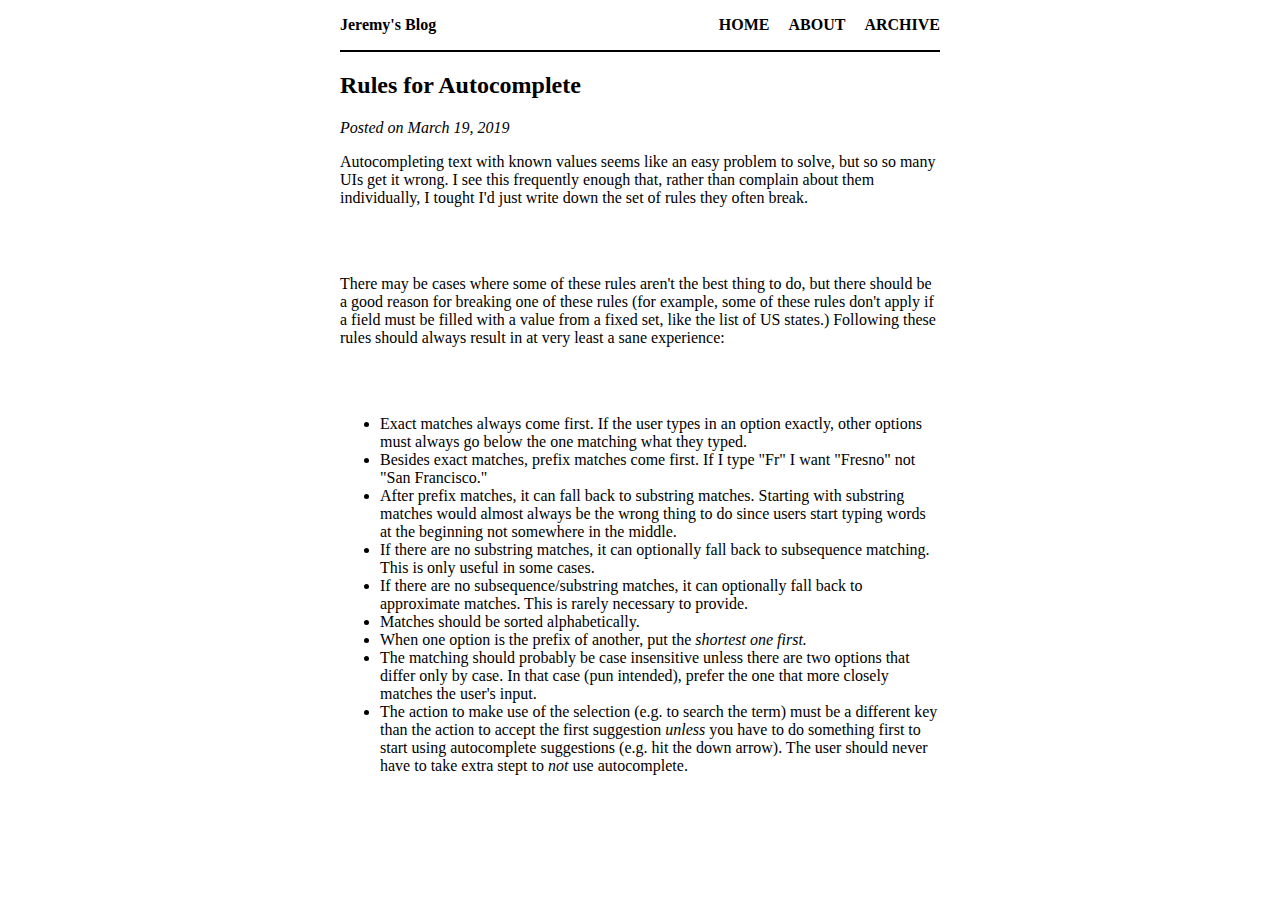
<file: Homework 1/blog-design/index.html>
<!DOCTYPE html>
<html lang="en">
  <head>
    <meta charset="UTF-8" />
    <meta name="viewport" content="width=device-width, initial-scale=1.0" />
    <link href="styles.css" rel="stylesheet" type="text/css" />
    <title>Jeremy's Blog</title>
  </head>
  <body>
    <div class="menu">
      <p class="title">Jeremy's Blog</p>
      <nav>
        <ul>
          <li>HOME</li>
          <li>ABOUT</li>
          <li>ARCHIVE</li>
        </ul>
      </nav>
    </div>
    <h2>Rules for Autocomplete</h2>
    <cite>Posted on March 19, 2019</cite>
    <br />
    <p>
      Autocompleting text with known values seems like an easy problem to solve,
      but so so many UIs get it wrong. I see this frequently enough that, rather
      than complain about them individually, I tought I'd just write down the
      set of rules they often break.
    </p>
    <br /><br />
    <p>
      There may be cases where some of these rules aren't the best thing to do,
      but there should be a good reason for breaking one of these rules (for
      example, some of these rules don't apply if a field must be filled with a
      value from a fixed set, like the list of US states.) Following these rules
      should always result in at very least a sane experience:
    </p>
    <br /><br />
    <ul>
      <li>
        Exact matches always come first. If the user types in an option exactly,
        other options must always go below the one matching what they typed.
      </li>
      <li>
        Besides exact matches, prefix matches come first. If I type "Fr" I want
        "Fresno" not "San Francisco."
      </li>
      <li>
        After prefix matches, it can fall back to substring matches. Starting
        with substring matches would almost always be the wrong thing to do
        since users start typing words at the beginning not somewhere in the
        middle.
      </li>
      <li>
        If there are no substring matches, it can optionally fall back to
        subsequence matching. This is only useful in some cases.
      </li>
      <li>
        If there are no subsequence/substring matches, it can optionally fall
        back to approximate matches. This is rarely necessary to provide.
      </li>
      <li>Matches should be sorted alphabetically.</li>
      <li>
        When one option is the prefix of another, put the
        <em>shortest one first.</em>
      </li>
      <li>
        The matching should probably be case insensitive unless there are two
        options that differ only by case. In that case (pun intended), prefer
        the one that more closely matches the user's input.
      </li>
      <li>
        The action to make use of the selection (e.g. to search the term) must
        be a different key than the action to accept the first suggestion
        <em>unless</em> you have to do something first to start using
        autocomplete suggestions (e.g. hit the down arrow). The user should
        never have to take extra stept to <em>not</em> use autocomplete.
      </li>
    </ul>
  </body>
</html>
</file>
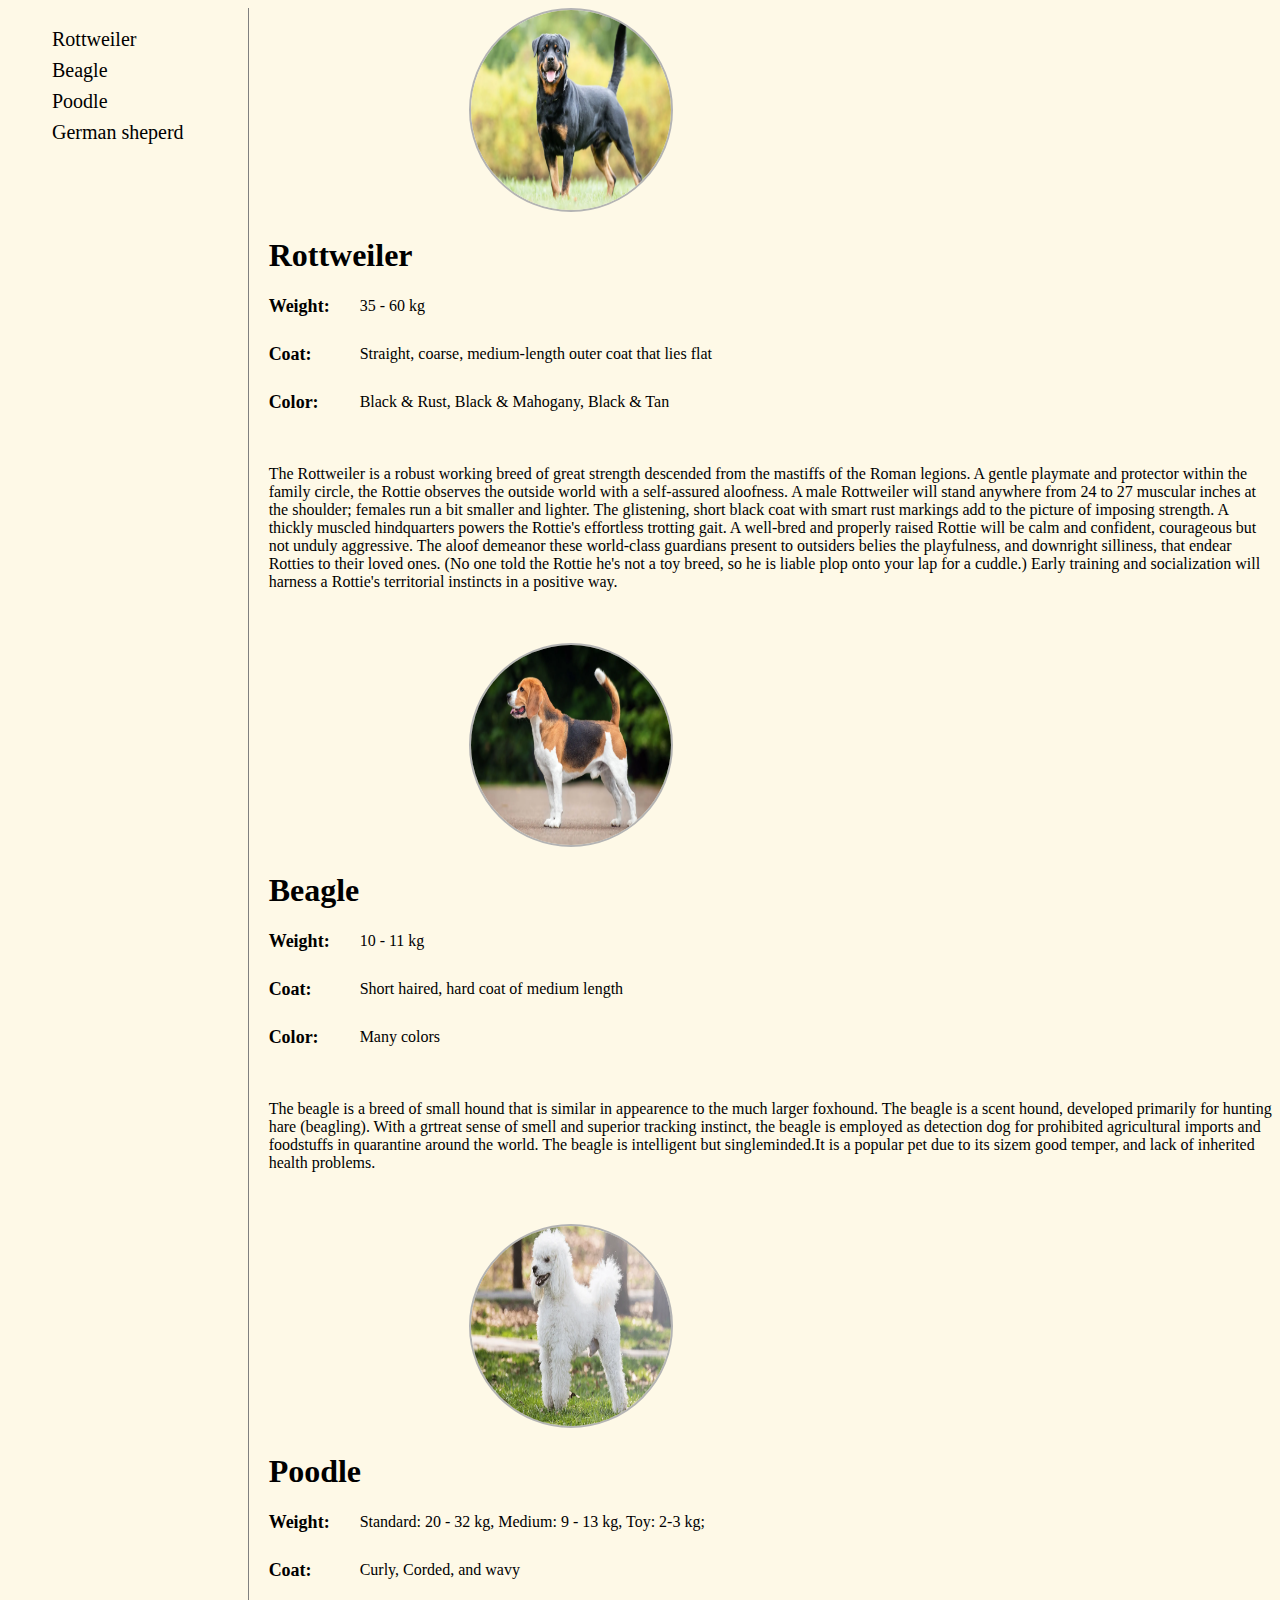
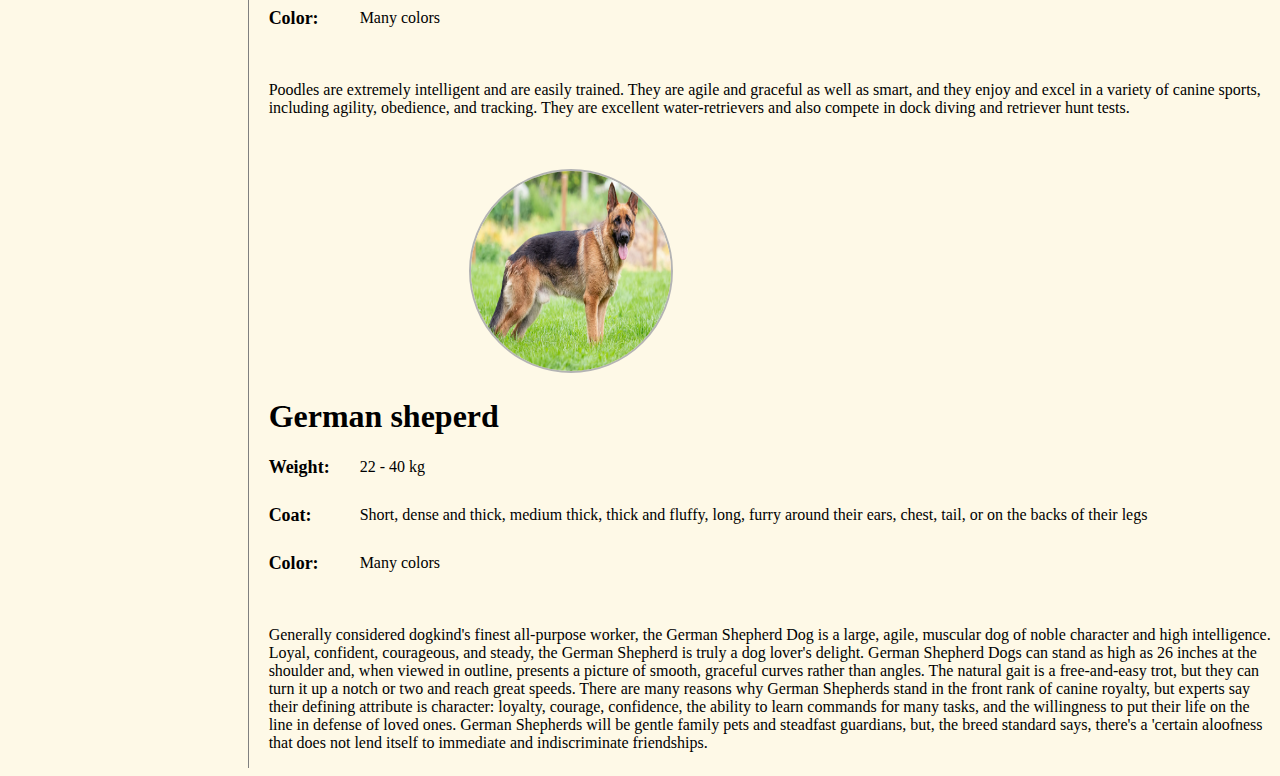
<file: Homework 1/extra-work/index.html>
<!DOCTYPE html>
<html lang="en">
  <head>
    <meta charset="UTF-8" />
    <meta name="viewport" content="width=device-width, initial-scale=1.0" />
    <link href="styles.css" rel="stylesheet" type="text/css" />
    <title>Dog Breeds</title>
  </head>
  <body>
    <div class="container-flex">
      <nav class="navbar">
        <ul>
          <li><a href="#Rottweiler">Rottweiler</a></li>
          <li><a href="#Beagle">Beagle</a></li>
          <li><a href="#Poodle">Poodle</a></li>
          <li><a class="german-a" href="#German-sheperd">German sheperd</a></li>
        </ul>
      </nav>
      <main class="main-content">
        <div>
          <img
            class="dog"
            src="images/Rottweiler.png"
            alt="An image with a rottweiler"
          />
          <h1 id="Rottweiler">Rottweiler</h1>
          <section>
            <div class="flex-div">
              <div class="flex-h2">
                <h2>Weight:</h2>
                <h2>Coat:</h2>
                <h2>Color:</h2>
              </div>
              <div class="flex-p">
                <p>35 - 60 kg</p>
                <p>Straight, coarse, medium-length outer coat that lies flat</p>
                <p>Black & Rust, Black & Mahogany, Black & Tan</p>
              </div>
            </div>
          </section>
          <br />
          <br />
          <p>
            The Rottweiler is a robust working breed of great strength descended
            from the mastiffs of the Roman legions. A gentle playmate and
            protector within the family circle, the Rottie observes the outside
            world with a self-assured aloofness. A male Rottweiler will stand
            anywhere from 24 to 27 muscular inches at the shoulder; females run
            a bit smaller and lighter. The glistening, short black coat with
            smart rust markings add to the picture of imposing strength. A
            thickly muscled hindquarters powers the Rottie's effortless trotting
            gait. A well-bred and properly raised Rottie will be calm and
            confident, courageous but not unduly aggressive. The aloof demeanor
            these world-class guardians present to outsiders belies the
            playfulness, and downright silliness, that endear Rotties to their
            loved ones. (No one told the Rottie he's not a toy breed, so he is
            liable plop onto your lap for a cuddle.) Early training and
            socialization will harness a Rottie's territorial instincts in a
            positive way.
          </p>
          <br />
          <br />
          <img
            class="dog"
            src="images/Beagle.png"
            alt="An image with a beagle"
          />
          <h1 id="Beagle">Beagle</h1>
          <section>
            <div class="flex-div">
              <div class="flex-h2">
                <h2>Weight:</h2>
                <h2>Coat:</h2>
                <h2>Color:</h2>
              </div>
              <div class="flex-p">
                <p>10 - 11 kg</p>
                <p>Short haired, hard coat of medium length</p>
                <p>Many colors</p>
              </div>
            </div>
          </section>
          <br />
          <br />
          <p>
            The beagle is a breed of small hound that is similar in appearence
            to the much larger foxhound. The beagle is a scent hound, developed
            primarily for hunting hare (beagling). With a grtreat sense of smell
            and superior tracking instinct, the beagle is employed as detection
            dog for prohibited agricultural imports and foodstuffs in quarantine
            around the world. The beagle is intelligent but singleminded.It is a
            popular pet due to its sizem good temper, and lack of inherited
            health problems.
          </p>
          <br />
          <br />
          <img
            class="dog"
            src="images/Poodle.png"
            alt="An image with a poodle"
          />
          <h1 id="Poodle">Poodle</h1>
          <section>
            <div class="flex-div">
              <div class="flex-h2">
                <h2>Weight:</h2>
                <h2>Coat:</h2>
                <h2>Color:</h2>
              </div>
              <div class="flex-p">
                <p>Standard: 20 - 32 kg, Medium: 9 - 13 kg, Toy: 2-3 kg;</p>
                <p>Curly, Corded, and wavy</p>
                <p>Many colors</p>
              </div>
            </div>
          </section>
          <br />
          <br />
          <p>
            Poodles are extremely intelligent and are easily trained. They are
            agile and graceful as well as smart, and they enjoy and excel in a
            variety of canine sports, including agility, obedience, and
            tracking. They are excellent water-retrievers and also compete in
            dock diving and retriever hunt tests.
          </p>
          <br />
          <br />
          <img
            class="dog"
            src="images/German-sheperd.png"
            alt="An image with a german sheperd"
          />
          <h1 id="German-sheperd">German sheperd</h1>
          <section>
            <div class="flex-div">
              <div class="flex-h2">
                <h2>Weight:</h2>
                <h2>Coat:</h2>
                <h2>Color:</h2>
              </div>
              <div class="flex-p">
                <p>22 - 40 kg</p>
                <p>
                  Short, dense and thick, medium thick, thick and fluffy, long,
                  furry around their ears, chest, tail, or on the backs of their
                  legs
                </p>
                <p>Many colors</p>
              </div>
            </div>
          </section>
          <br />
          <br />
          <p>
            Generally considered dogkind's finest all-purpose worker, the German
            Shepherd Dog is a large, agile, muscular dog of noble character and
            high intelligence. Loyal, confident, courageous, and steady, the
            German Shepherd is truly a dog lover's delight. German Shepherd Dogs
            can stand as high as 26 inches at the shoulder and, when viewed in
            outline, presents a picture of smooth, graceful curves rather than
            angles. The natural gait is a free-and-easy trot, but they can turn
            it up a notch or two and reach great speeds. There are many reasons
            why German Shepherds stand in the front rank of canine royalty, but
            experts say their defining attribute is character: loyalty, courage,
            confidence, the ability to learn commands for many tasks, and the
            willingness to put their life on the line in defense of loved ones.
            German Shepherds will be gentle family pets and steadfast guardians,
            but, the breed standard says, there's a 'certain aloofness that does
            not lend itself to immediate and indiscriminate friendships.
          </p>
        </div>
      </main>
    </div>
  </body>
</html>
</file>
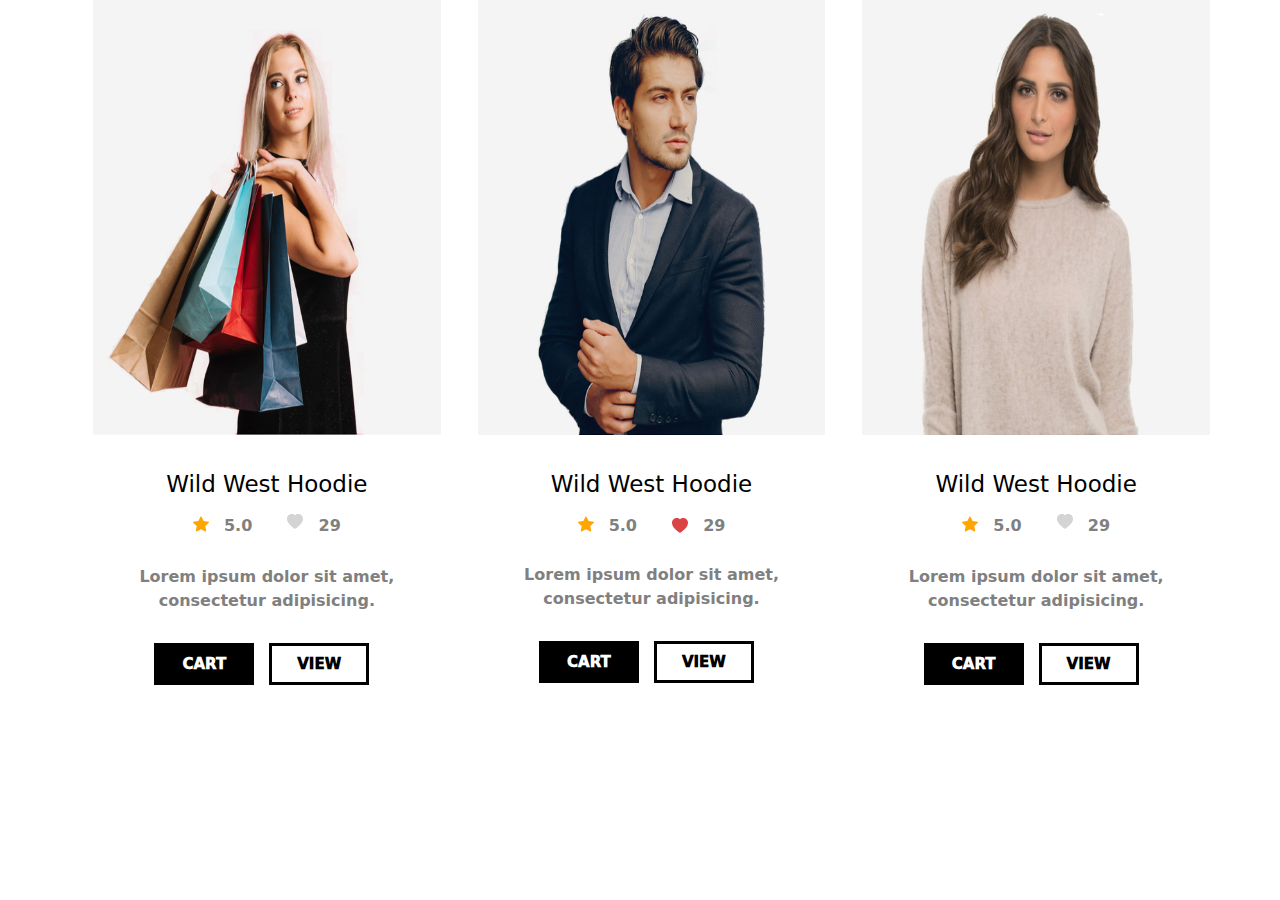
<file: Homework 2/Bootstrap Homework.html>
<!DOCTYPE html>
<html lang="en">
  <head>
    <meta charset="UTF-8" />
    <meta name="viewport" content="width=device-width, initial-scale=1.0" />
    <link
      href="https://cdn.jsdelivr.net/npm/bootstrap@5.3.3/dist/css/bootstrap.min.css"
      rel="stylesheet"
      integrity="sha384-QWTKZyjpPEjISv5WaRU9OFeRpok6YctnYmDr5pNlyT2bRjXh0JMhjY6hW+ALEwIH"
      crossorigin="anonymous"
    />
    <link rel="stylesheet" href="style.css" />
    <script
      src="https://cdn.jsdelivr.net/npm/bootstrap@5.3.3/dist/js/bootstrap.bundle.min.js"
      integrity="sha384-YvpcrYf0tY3lHB60NNkmXc5s9fDVZLESaAA55NDzOxhy9GkcIdslK1eN7N6jIeHz"
      crossorigin="anonymous"
    ></script>
    <title>Bootstrap Homework</title>
  </head>
  <body>
    <div class="card-group">
      <div class="card">
        <img src="image1.png" class="card-img-top" alt="..." />
        <div class="card-body">
          <h5 class="card-title">Wild West Hoodie</h5>
          <div class="rating-container">
            <svg
              xmlns="http://www.w3.org/2000/svg"
              width="16"
              height="16"
              fill="currentColor"
              class="bi bi-star-fill"
              viewBox="0 0 16 16"
            >
              <path
                d="M3.612 15.443c-.386.198-.824-.149-.746-.592l.83-4.73L.173 6.765c-.329-.314-.158-.888.283-.95l4.898-.696L7.538.792c.197-.39.73-.39.927 0l2.184 4.327 4.898.696c.441.062.612.636.282.95l-3.522 3.356.83 4.73c.078.443-.36.79-.746.592L8 13.187l-4.389 2.256z"
              />
            </svg>
            <span class="star-img1">5.0</span>
            <svg
              xmlns="http://www.w3.org/2000/svg"
              width="16"
              height="16"
              fill="currentColor"
              class="bi bi-heart-fill-gray"
              viewBox="0 0 16 16"
            >
              <path
                fill-rule="evenodd"
                d="M8 1.314C12.438-3.248 23.534 4.735 8 15-7.534 4.736 3.562-3.248 8 1.314"
              />
            </svg>
            <span class="heart-img1">29</span>
          </div>
          <p class="card-text">
            Lorem ipsum dolor sit amet, consectetur adipisicing.
          </p>
          <div class="d-grid gap-2 d-md-block">
            <button class="btn btn-primary btn-primary-cart" type="button">
              CART
            </button>
            <button class="btn btn-primary btn-primary-view" type="button">
              VIEW
            </button>
          </div>
        </div>
      </div>
      <div class="card">
        <img src="image2.png" class="card-img-top" alt="..." />
        <div class="card-body">
          <h5 class="card-title">Wild West Hoodie</h5>
          <div class="rating-container">
            <svg
              xmlns="http://www.w3.org/2000/svg"
              width="16"
              height="16"
              fill="currentColor"
              class="bi bi-star-fill"
              viewBox="0 0 16 16"
            >
              <path
                d="M3.612 15.443c-.386.198-.824-.149-.746-.592l.83-4.73L.173 6.765c-.329-.314-.158-.888.283-.95l4.898-.696L7.538.792c.197-.39.73-.39.927 0l2.184 4.327 4.898.696c.441.062.612.636.282.95l-3.522 3.356.83 4.73c.078.443-.36.79-.746.592L8 13.187l-4.389 2.256z"
              />
            </svg>
            <span class="star-img1">5.0</span>
            <svg
              xmlns="http://www.w3.org/2000/svg"
              width="16"
              height="16"
              fill="currentColor"
              class="bi bi-heart-fill-red"
              viewBox="0 0 16 16"
            >
              <path
                fill-rule="evenodd"
                d="M8 1.314C12.438-3.248 23.534 4.735 8 15-7.534 4.736 3.562-3.248 8 1.314"
              />
            </svg>
            <span class="heart-img1">29</span>
          </div>
          <p class="card-text">
            Lorem ipsum dolor sit amet, consectetur adipisicing.
          </p>
          <div class="d-grid gap-2 d-md-block">
            <button class="btn btn-primary btn-primary-cart" type="button">
              CART
            </button>
            <button class="btn btn-primary btn-primary-view" type="button">
              VIEW
            </button>
          </div>
        </div>
      </div>
      <div class="card">
        <img src="image3.png" class="card-img-top" alt="..." />
        <div class="card-body">
          <h5 class="card-title">Wild West Hoodie</h5>
          <div class="rating-container">
            <svg
              xmlns="http://www.w3.org/2000/svg"
              width="16"
              height="16"
              fill="currentColor"
              class="bi bi-star-fill"
              viewBox="0 0 16 16"
            >
              <path
                d="M3.612 15.443c-.386.198-.824-.149-.746-.592l.83-4.73L.173 6.765c-.329-.314-.158-.888.283-.95l4.898-.696L7.538.792c.197-.39.73-.39.927 0l2.184 4.327 4.898.696c.441.062.612.636.282.95l-3.522 3.356.83 4.73c.078.443-.36.79-.746.592L8 13.187l-4.389 2.256z"
              />
            </svg>
            <span class="star-img1">5.0</span>
            <svg
              xmlns="http://www.w3.org/2000/svg"
              width="16"
              height="16"
              fill="currentColor"
              class="bi bi-heart-fill-gray"
              viewBox="0 0 16 16"
            >
              <path
                fill-rule="evenodd"
                d="M8 1.314C12.438-3.248 23.534 4.735 8 15-7.534 4.736 3.562-3.248 8 1.314"
              />
            </svg>
            <span class="heart-img1">29</span>
          </div>
          <p class="card-text">
            Lorem ipsum dolor sit amet, consectetur adipisicing.
          </p>
          <div class="d-grid gap-2 d-md-block">
            <button class="btn btn-primary btn-primary-cart" type="button">
              CART
            </button>
            <button class="btn btn-primary btn-primary-view" type="button">
              VIEW
            </button>
          </div>
        </div>
      </div>
    </div>
  </body>
</html>
</file>
<file: Homework 1/blog-design/styles.css>
body {
  max-width: 600px;
  margin: auto;
}

.title {
  font-weight: bold;
}

.menu {
  display: flex;
  justify-content: space-between;
  align-items: center;
  border-bottom: 2px solid #000;
}

nav li {
  display: inline-block;
  padding-left: 15px;
}

nav {
  font-weight: bold;
}
</file>
<file: Homework 1/extra-work/styles.css>
body {
  background-color: #fef9e7;
}
nav a {
  text-decoration: none;
}

nav li {
  list-style-type: none;
  font-size: 20px;
  padding: 4px;
}

a:link,
a:visited {
  color: black;
}

a:hover {
  color: blue;
}

.navbar {
  margin-right: 30px;
}

.german-a:link {
  white-space: nowrap;
}

.dog {
  width: 200px;
  height: 200px;
  border: 2px solid #b4b4b4;
  border-radius: 100%;
  margin-left: 20%;
}

.container-flex {
  display: flex;
  flex-direction: row;
  gap: 30px;
}

.main-content {
  border-left: 1px solid gray;
  padding-left: 20px;
}

.flex-div {
  display: flex;
  flex-direction: row;
  align-items: center;
  gap: 30px;
}

.flex-p {
  display: flex;
  flex-direction: column;
  gap: 30px;
}

.flex-p p {
  margin: 0;
}

.flex-h2 {
  display: flex;
  flex-direction: column;
  gap: 27px;
}

.flex-h2 h2 {
  margin: 0;
  font-size: 18px;
}
</file>
<file: Homework 2/style.css>
body {
  margin: 0;
  padding: 0;
  box-sizing: border-box;
}
.card-group {
  margin: top 28px;
  margin-bottom: 28px;
  margin-left: 93px;
  margin-right: 70px;
  gap: 37px;
  border: none;
}
.card {
  border: none;
}
.card-img-top {
  border-top-right-radius: 0;
  border-top-left-radius: 0;
}
img {
  height: 435px;
  width: auto;
}
.card-title {
  text-align: center;
  font-size: 23px;
  margin-top: 20px;
  font-weight: 500;
  color: black;
}
.rating-container {
  text-align: center;
  margin: 15px 0 25px;
}
.bi-star-fill {
  color: orange;
  margin-right: 10px;
  margin-bottom: 5px;
}
span.star-img1 {
  margin-right: 30px;
}
.bi-heart-fill-gray {
  color: rgba(128, 128, 128, 0.336);
  margin-bottom: 10px;
}
span.heart-img1 {
  margin-left: 10px;
}
.card-text,
span {
  text-align: center;
  color: gray;
  font-weight: 600;
  font-size: 16px;
}
.bi-heart-fill-red {
  color: rgb(218, 68, 68);
}
.d-grid {
  text-align: center;
  margin-top: 30px;
}
.btn {
  border-radius: 0;
  margin-right: 10px;
  font-size: 15px;
  padding: 7px 25px;
  font-weight: 1000;
}
.btn-primary-cart {
  background-color: black;
  color: white;
  border: 3px solid black;
}
.btn-primary-view {
  background-color: white;
  color: black;
  border: 3px solid black;
}
@media screen and (max-width: 768px) {
  .card-title {
    font-size: 20px;
  }
  .btn {
    font-size: 12px;
  }
}
</file>
